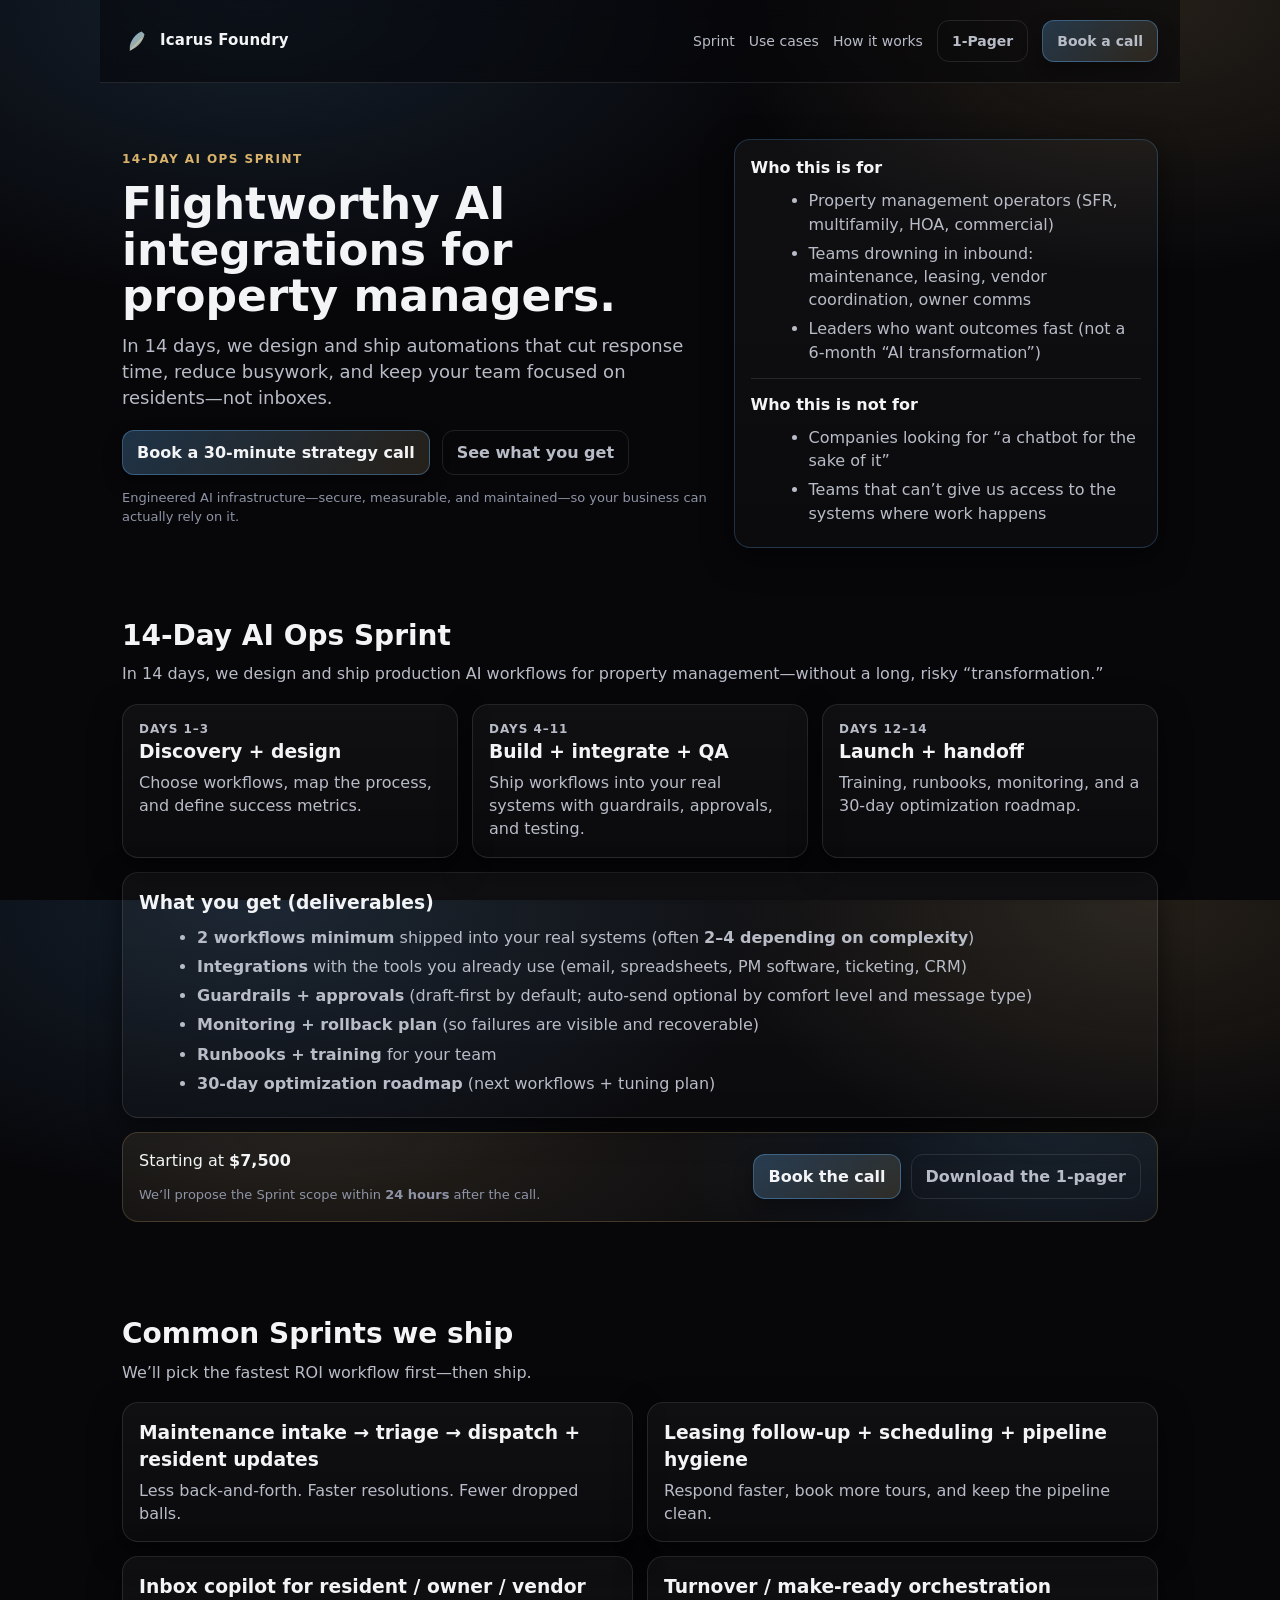
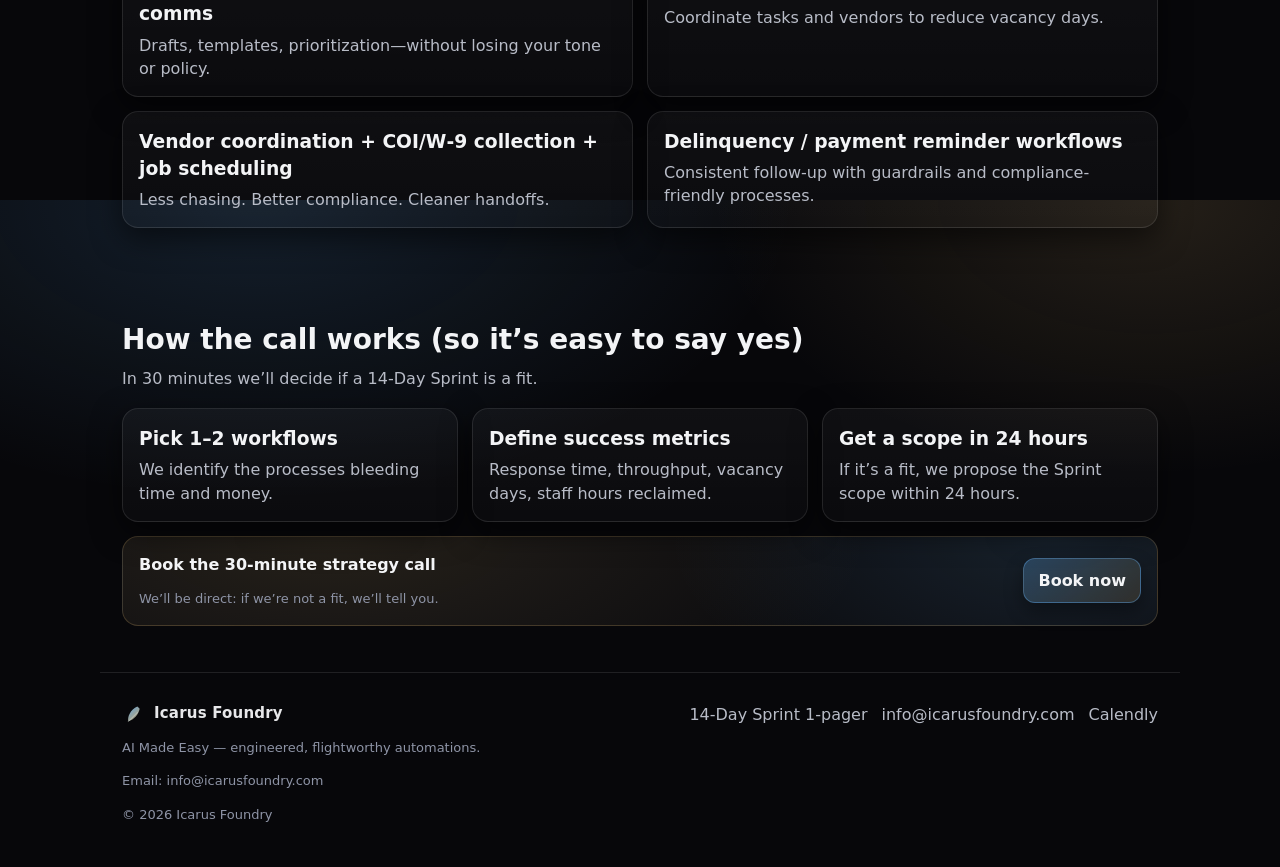
<file: index.html>
<!doctype html>
<html lang="en">
<head>
  <meta charset="utf-8" />
  <meta name="viewport" content="width=device-width, initial-scale=1" />
  <title>Icarus Foundry — Flightworthy AI integrations for property managers</title>
  <meta name="description" content="In 14 days, we design and ship production AI workflows for property management teams—cut response time, reduce busywork, and keep your team focused on residents." />

  <link rel="canonical" href="https://icarusfoundry.com/" />
  <meta property="og:title" content="Icarus Foundry" />
  <meta property="og:description" content="Flightworthy AI integrations for property managers. 14-day AI Ops Sprint." />
  <meta property="og:type" content="website" />
  <meta property="og:url" content="https://icarusfoundry.com/" />
  <meta property="og:image" content="https://icarusfoundry.com/assets/og.svg" />
  <meta name="twitter:card" content="summary_large_image" />

  <link rel="icon" href="/assets/favicon.svg" type="image/svg+xml" />
  <link rel="stylesheet" href="/styles.css" />
</head>
<body>
  <header class="wrap header">
    <a class="brand" href="#top" aria-label="Icarus Foundry home">
      <img src="/assets/mark.svg" alt="" width="28" height="28" />
      <span>Icarus Foundry</span>
    </a>
    <nav class="nav">
      <a href="#sprint">Sprint</a>
      <a href="#use-cases">Use cases</a>
      <a href="#how">How it works</a>
      <a class="btn btn-ghost" href="/one-pager.html">1‑Pager</a>
      <a class="btn" href="https://calendly.com/bigpapifromthenorth/30min" target="_blank" rel="noopener noreferrer">Book a call</a>
    </nav>
  </header>

  <main id="top">
    <section class="wrap hero">
      <div class="hero-grid">
        <div>
          <p class="kicker">14‑Day AI Ops Sprint</p>
          <h1>Flightworthy AI integrations for property managers.</h1>
          <p class="lead">In 14 days, we design and ship automations that cut response time, reduce busywork, and keep your team focused on residents—not inboxes.</p>
          <div class="cta-row">
            <a class="btn" href="https://calendly.com/bigpapifromthenorth/30min" target="_blank" rel="noopener noreferrer">Book a 30‑minute strategy call</a>
            <a class="btn btn-ghost" href="#sprint">See what you get</a>
          </div>
          <p class="micro">Engineered AI infrastructure—secure, measurable, and maintained—so your business can actually rely on it.</p>
        </div>

        <div class="card card-glow">
          <h2 class="h3">Who this is for</h2>
          <ul>
            <li>Property management operators (SFR, multifamily, HOA, commercial)</li>
            <li>Teams drowning in inbound: maintenance, leasing, vendor coordination, owner comms</li>
            <li>Leaders who want outcomes fast (not a 6‑month “AI transformation”)</li>
          </ul>
          <hr />
          <h2 class="h3">Who this is not for</h2>
          <ul>
            <li>Companies looking for “a chatbot for the sake of it”</li>
            <li>Teams that can’t give us access to the systems where work happens</li>
          </ul>
        </div>
      </div>
    </section>

    <section id="sprint" class="wrap section">
      <div class="section-head">
        <h2>14‑Day AI Ops Sprint</h2>
        <p class="sub">In 14 days, we design and ship production AI workflows for property management—without a long, risky “transformation.”</p>
      </div>

      <div class="grid-3">
        <div class="card">
          <p class="step">Days 1–3</p>
          <h3>Discovery + design</h3>
          <p>Choose workflows, map the process, and define success metrics.</p>
        </div>
        <div class="card">
          <p class="step">Days 4–11</p>
          <h3>Build + integrate + QA</h3>
          <p>Ship workflows into your real systems with guardrails, approvals, and testing.</p>
        </div>
        <div class="card">
          <p class="step">Days 12–14</p>
          <h3>Launch + handoff</h3>
          <p>Training, runbooks, monitoring, and a 30‑day optimization roadmap.</p>
        </div>
      </div>

      <div class="card" style="margin-top:14px">
        <h3>What you get (deliverables)</h3>
        <ul>
          <li><strong>2 workflows minimum</strong> shipped into your real systems (often <strong>2–4 depending on complexity</strong>)</li>
          <li><strong>Integrations</strong> with the tools you already use (email, spreadsheets, PM software, ticketing, CRM)</li>
          <li><strong>Guardrails + approvals</strong> (draft‑first by default; auto‑send optional by comfort level and message type)</li>
          <li><strong>Monitoring + rollback plan</strong> (so failures are visible and recoverable)</li>
          <li><strong>Runbooks + training</strong> for your team</li>
          <li><strong>30‑day optimization roadmap</strong> (next workflows + tuning plan)</li>
        </ul>
      </div>

      <div class="callout">
        <div>
          <p class="price">Starting at <strong>$7,500</strong></p>
          <p class="micro">We’ll propose the Sprint scope within <strong>24 hours</strong> after the call.</p>
        </div>
        <div class="right">
          <a class="btn" href="https://calendly.com/bigpapifromthenorth/30min" target="_blank" rel="noopener noreferrer">Book the call</a>
          <a class="btn btn-ghost" href="/one-pager.html">Download the 1‑pager</a>
        </div>
      </div>
    </section>

    <section id="use-cases" class="wrap section">
      <div class="section-head">
        <h2>Common Sprints we ship</h2>
        <p class="sub">We’ll pick the fastest ROI workflow first—then ship.</p>
      </div>
      <div class="grid-2">
        <div class="card">
          <h3>Maintenance intake → triage → dispatch + resident updates</h3>
          <p>Less back-and-forth. Faster resolutions. Fewer dropped balls.</p>
        </div>
        <div class="card">
          <h3>Leasing follow‑up + scheduling + pipeline hygiene</h3>
          <p>Respond faster, book more tours, and keep the pipeline clean.</p>
        </div>
        <div class="card">
          <h3>Inbox copilot for resident / owner / vendor comms</h3>
          <p>Drafts, templates, prioritization—without losing your tone or policy.</p>
        </div>
        <div class="card">
          <h3>Turnover / make‑ready orchestration</h3>
          <p>Coordinate tasks and vendors to reduce vacancy days.</p>
        </div>
        <div class="card">
          <h3>Vendor coordination + COI/W‑9 collection + job scheduling</h3>
          <p>Less chasing. Better compliance. Cleaner handoffs.</p>
        </div>
        <div class="card">
          <h3>Delinquency / payment reminder workflows</h3>
          <p>Consistent follow-up with guardrails and compliance-friendly processes.</p>
        </div>
      </div>
    </section>

    <section id="how" class="wrap section">
      <div class="section-head">
        <h2>How the call works (so it’s easy to say yes)</h2>
        <p class="sub">In 30 minutes we’ll decide if a 14‑Day Sprint is a fit.</p>
      </div>

      <div class="grid-3">
        <div class="card">
          <h3>Pick 1–2 workflows</h3>
          <p>We identify the processes bleeding time and money.</p>
        </div>
        <div class="card">
          <h3>Define success metrics</h3>
          <p>Response time, throughput, vacancy days, staff hours reclaimed.</p>
        </div>
        <div class="card">
          <h3>Get a scope in 24 hours</h3>
          <p>If it’s a fit, we propose the Sprint scope within 24 hours.</p>
        </div>
      </div>

      <div class="callout">
        <div>
          <h3 class="h3">Book the 30‑minute strategy call</h3>
          <p class="micro">We’ll be direct: if we’re not a fit, we’ll tell you.</p>
        </div>
        <div class="right">
          <a class="btn" href="https://calendly.com/bigpapifromthenorth/30min" target="_blank" rel="noopener noreferrer">Book now</a>
        </div>
      </div>
    </section>

    <footer class="wrap footer">
      <div class="footer-grid">
        <div>
          <div class="brand foot-brand">
            <img src="/assets/mark.svg" alt="" width="22" height="22" />
            <span>Icarus Foundry</span>
          </div>
          <p class="micro">AI Made Easy — engineered, flightworthy automations.</p>
          <p class="micro">Email: <a href="mailto:info@icarusfoundry.com">info@icarusfoundry.com</a></p>
        </div>
        <div class="foot-links">
          <a href="/one-pager.html">14‑Day Sprint 1‑pager</a>
          <a href="mailto:info@icarusfoundry.com">info@icarusfoundry.com</a>
          <a href="https://calendly.com/bigpapifromthenorth/30min" target="_blank" rel="noopener noreferrer">Calendly</a>
        </div>
      </div>
      <p class="micro copyright">© <span id="y"></span> Icarus Foundry</p>
    </footer>
  </main>

  <script>
    document.getElementById('y').textContent = new Date().getFullYear();
  </script>
</body>
</html>
</file>
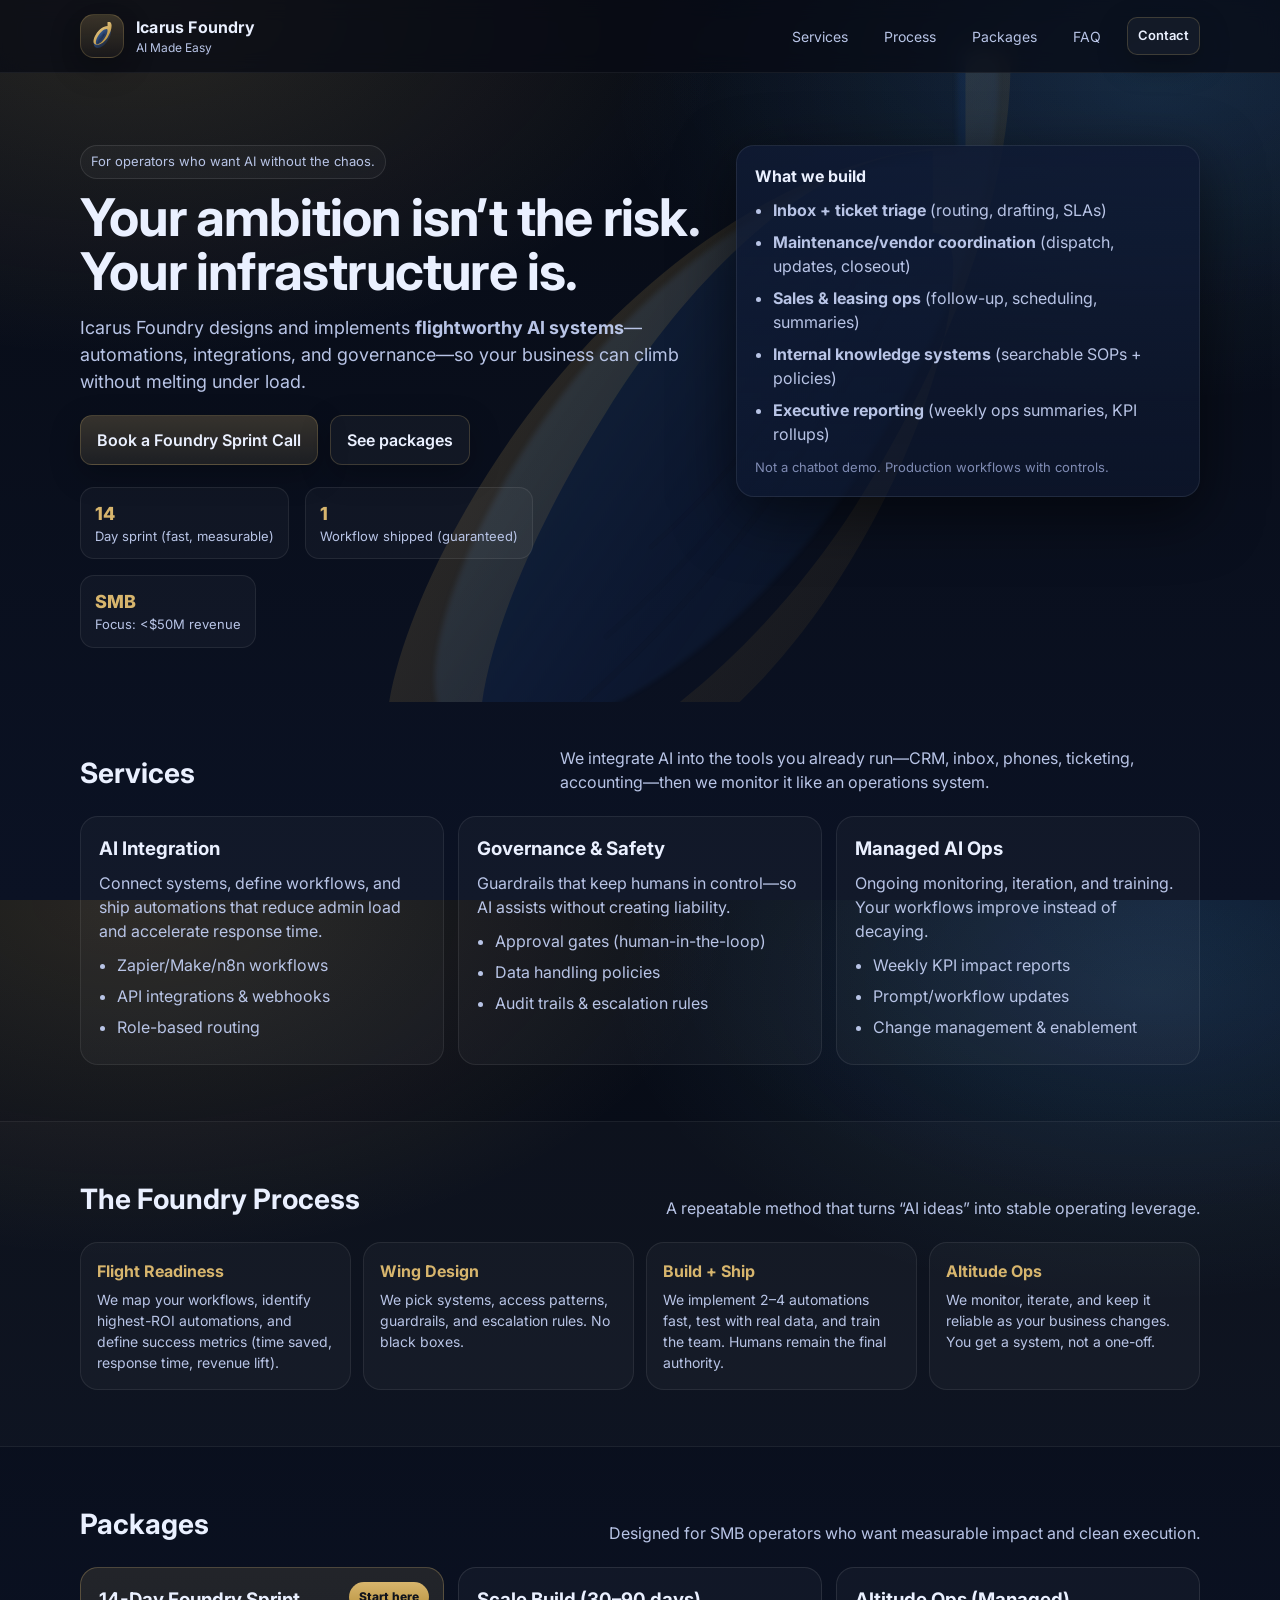
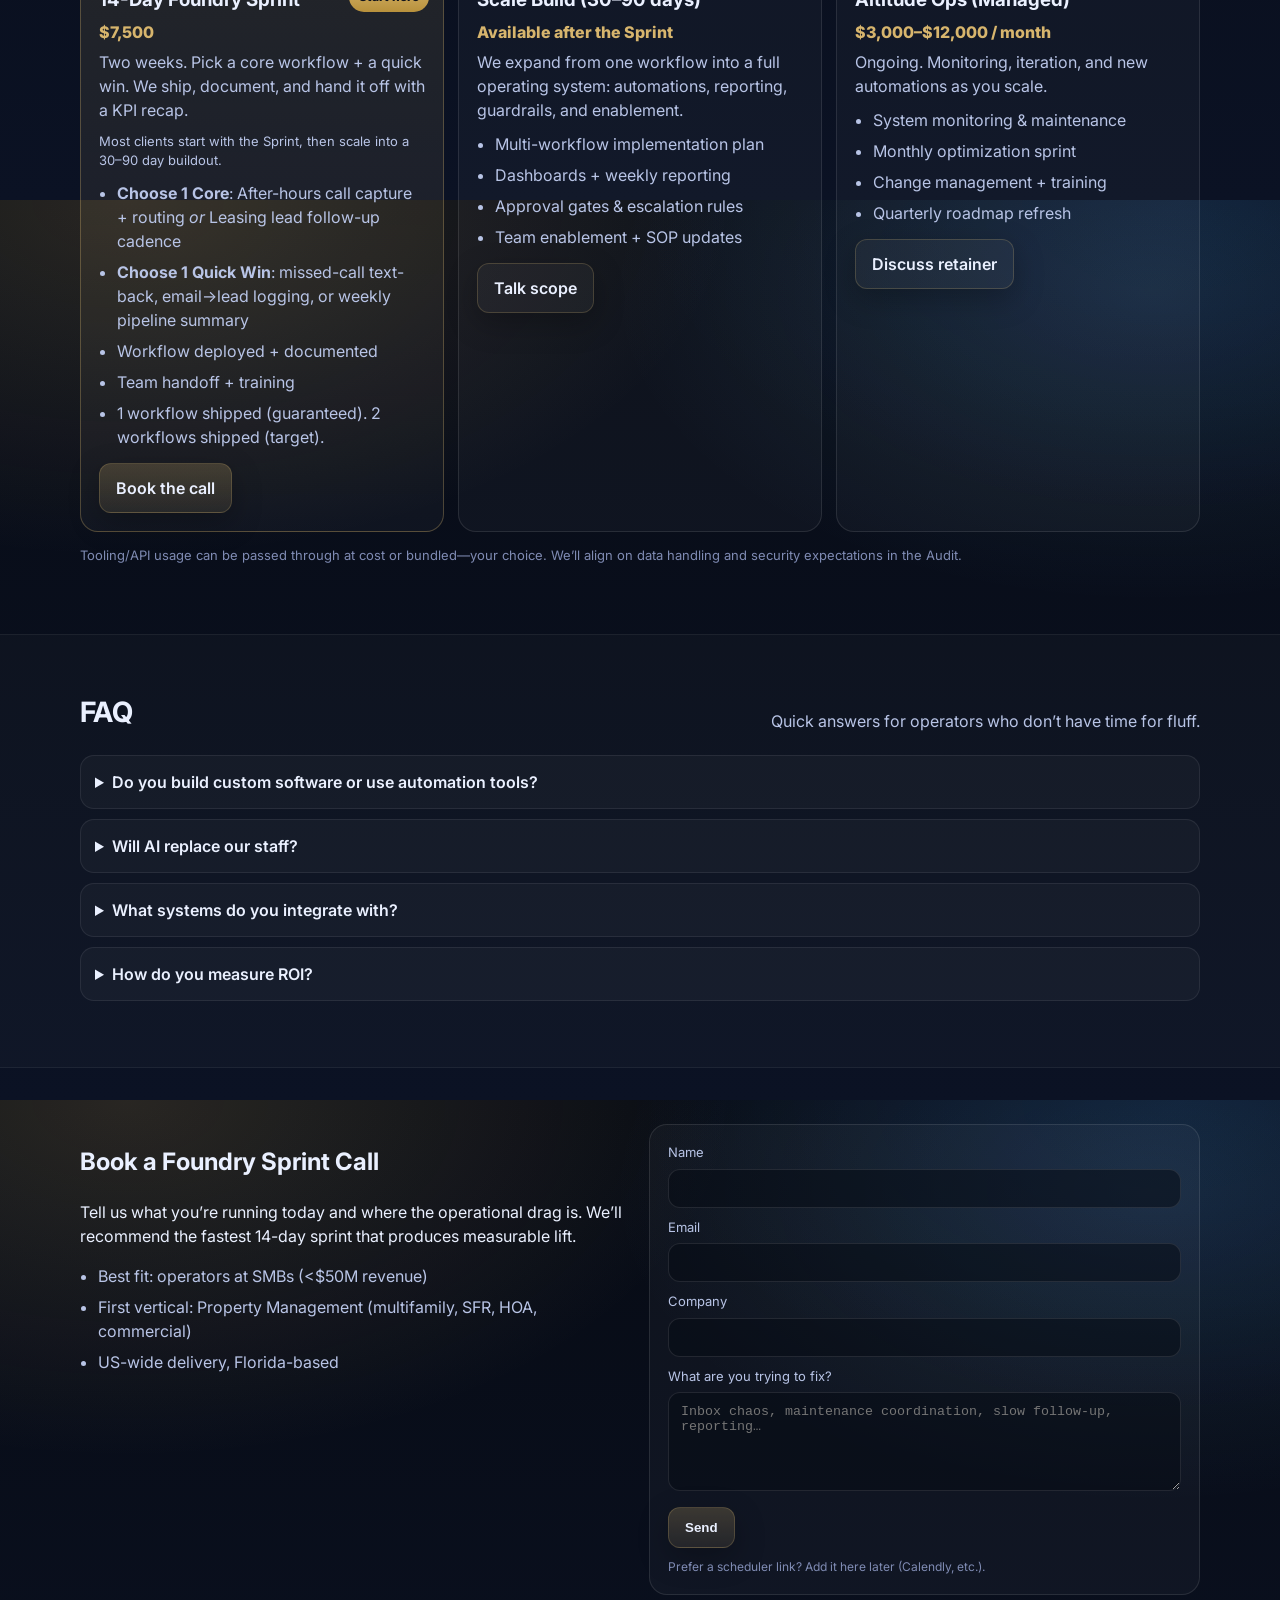
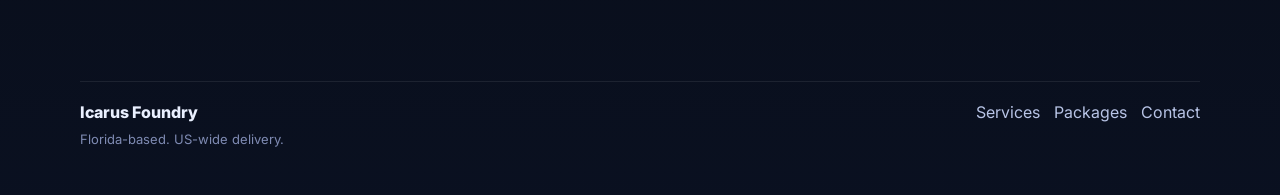
<file: icarusfoundry-site/index.html>
<!doctype html>
<html lang="en">
<head>
  <meta charset="utf-8" />
  <meta name="viewport" content="width=device-width, initial-scale=1" />
  <meta name="description" content="Icarus Foundry builds flightworthy AI integrations for small businesses—automations, integrations, and governance that hold altitude." />

  <title>Icarus Foundry — Flightworthy AI Integrations</title>

  <link rel="preconnect" href="https://fonts.googleapis.com">
  <link rel="preconnect" href="https://fonts.gstatic.com" crossorigin>
  <link href="https://fonts.googleapis.com/css2?family=Inter:wght@300;400;500;600;700&display=swap" rel="stylesheet">
  <link rel="stylesheet" href="styles.css" />

  <!-- Open Graph -->
  <meta property="og:title" content="Icarus Foundry" />
  <meta property="og:description" content="Build wings that hold altitude. Production-grade AI integrations for SMBs." />
  <meta property="og:type" content="website" />
  <meta property="og:url" content="https://icarusfoundry.com" />
  <!-- TODO: add og:image once you have a logo/preview card -->

  <link rel="icon" href="data:image/svg+xml,%3Csvg xmlns='http://www.w3.org/2000/svg' viewBox='0 0 100 100'%3E%3Ctext y='0.9em' font-size='90'%3E%E2%9C%88%EF%B8%8F%3C/text%3E%3C/svg%3E">
</head>
<body>
  <a class="skip" href="#main">Skip to content</a>

  <header class="header">
    <div class="container header__inner">
      <div class="brand">
        <div class="brand__mark" aria-hidden="true">
          <img src="assets/feather-mark.svg" alt="" width="28" height="28" />
        </div>
        <div class="brand__text">
          <div class="brand__name">Icarus Foundry</div>
          <div class="brand__tag">AI Made Easy</div>
        </div>
      </div>

      <nav class="nav" aria-label="Primary">
        <a href="#services">Services</a>
        <a href="#process">Process</a>
        <a href="#packages">Packages</a>
        <a href="#faq">FAQ</a>
        <a class="btn btn--sm btn--ghost" href="#contact">Contact</a>
      </nav>
    </div>
  </header>

  <main id="main">
    <section class="hero">
      <div class="container hero__inner">
        <div class="hero__copy">
          <p class="kicker">For operators who want AI without the chaos.</p>
          <h1>Your ambition isn’t the risk. Your infrastructure is.</h1>
          <p class="lead">Icarus Foundry designs and implements <strong>flightworthy AI systems</strong>—automations, integrations, and governance—so your business can climb without melting under load.</p>

          <div class="hero__cta">
            <a class="btn" href="https://calendly.com/bigpapifromthenorth/30min" target="_blank" rel="noreferrer">Book a Foundry Sprint Call</a>
            <a class="btn btn--ghost" href="#packages">See packages</a>
          </div>

          <div class="proof">
            <div class="proof__item">
              <div class="proof__num">14</div>
              <div class="proof__label">Day sprint (fast, measurable)</div>
            </div>
            <div class="proof__item">
              <div class="proof__num">1</div>
              <div class="proof__label">Workflow shipped (guaranteed)</div>
            </div>
            <div class="proof__item">
              <div class="proof__num">SMB</div>
              <div class="proof__label">Focus: &lt;$50M revenue</div>
            </div>
          </div>
        </div>

        <div class="hero__card" role="region" aria-label="What we build">
          <div class="card">
            <div class="card__title">What we build</div>
            <ul class="list">
              <li><strong>Inbox + ticket triage</strong> (routing, drafting, SLAs)</li>
              <li><strong>Maintenance/vendor coordination</strong> (dispatch, updates, closeout)</li>
              <li><strong>Sales & leasing ops</strong> (follow-up, scheduling, summaries)</li>
              <li><strong>Internal knowledge systems</strong> (searchable SOPs + policies)</li>
              <li><strong>Executive reporting</strong> (weekly ops summaries, KPI rollups)</li>
            </ul>
            <div class="card__note">Not a chatbot demo. Production workflows with controls.</div>
          </div>
        </div>
      </div>
    </section>

    <section id="services" class="section">
      <div class="container">
        <div class="section__head">
          <h2>Services</h2>
          <p>We integrate AI into the tools you already run—CRM, inbox, phones, ticketing, accounting—then we monitor it like an operations system.</p>
        </div>

        <div class="grid grid--3">
          <div class="panel">
            <h3>AI Integration</h3>
            <p>Connect systems, define workflows, and ship automations that reduce admin load and accelerate response time.</p>
            <ul class="bullets">
              <li>Zapier/Make/n8n workflows</li>
              <li>API integrations & webhooks</li>
              <li>Role-based routing</li>
            </ul>
          </div>

          <div class="panel">
            <h3>Governance & Safety</h3>
            <p>Guardrails that keep humans in control—so AI assists without creating liability.</p>
            <ul class="bullets">
              <li>Approval gates (human-in-the-loop)</li>
              <li>Data handling policies</li>
              <li>Audit trails & escalation rules</li>
            </ul>
          </div>

          <div class="panel">
            <h3>Managed AI Ops</h3>
            <p>Ongoing monitoring, iteration, and training. Your workflows improve instead of decaying.</p>
            <ul class="bullets">
              <li>Weekly KPI impact reports</li>
              <li>Prompt/workflow updates</li>
              <li>Change management & enablement</li>
            </ul>
          </div>
        </div>
      </div>
    </section>

    <section id="process" class="section section--alt">
      <div class="container">
        <div class="section__head">
          <h2>The Foundry Process</h2>
          <p>A repeatable method that turns “AI ideas” into stable operating leverage.</p>
        </div>

        <ol class="steps">
          <li>
            <div class="steps__title">Flight Readiness</div>
            <div class="steps__body">We map your workflows, identify highest-ROI automations, and define success metrics (time saved, response time, revenue lift).</div>
          </li>
          <li>
            <div class="steps__title">Wing Design</div>
            <div class="steps__body">We pick systems, access patterns, guardrails, and escalation rules. No black boxes.</div>
          </li>
          <li>
            <div class="steps__title">Build + Ship</div>
            <div class="steps__body">We implement 2–4 automations fast, test with real data, and train the team. Humans remain the final authority.</div>
          </li>
          <li>
            <div class="steps__title">Altitude Ops</div>
            <div class="steps__body">We monitor, iterate, and keep it reliable as your business changes. You get a system, not a one-off.</div>
          </li>
        </ol>
      </div>
    </section>

    <section id="packages" class="section">
      <div class="container">
        <div class="section__head">
          <h2>Packages</h2>
          <p>Designed for SMB operators who want measurable impact and clean execution.</p>
        </div>

        <div class="pricing">
          <div class="price price--featured">
            <div class="badge">Start here</div>
            <div class="price__top">
              <h3>14-Day Foundry Sprint</h3>
              <div class="price__range">$7,500</div>
              <p>Two weeks. Pick a core workflow + a quick win. We ship, document, and hand it off with a KPI recap.</p>
              <p class="fineprint">Most clients start with the Sprint, then scale into a 30–90 day buildout.</p>
            </div>
            <ul>
              <li><strong>Choose 1 Core</strong>: After-hours call capture + routing <em>or</em> Leasing lead follow-up cadence</li>
              <li><strong>Choose 1 Quick Win</strong>: missed-call text-back, email→lead logging, or weekly pipeline summary</li>
              <li>Workflow deployed + documented</li>
              <li>Team handoff + training</li>
              <li>1 workflow shipped (guaranteed). 2 workflows shipped (target).</li>
            </ul>
            <a class="btn" href="https://calendly.com/bigpapifromthenorth/30min" target="_blank" rel="noreferrer">Book the call</a>
          </div>

          <div class="price">
            <div class="price__top">
              <h3>Scale Build (30–90 days)</h3>
              <div class="price__range">Available after the Sprint</div>
              <p>We expand from one workflow into a full operating system: automations, reporting, guardrails, and enablement.</p>
            </div>
            <ul>
              <li>Multi-workflow implementation plan</li>
              <li>Dashboards + weekly reporting</li>
              <li>Approval gates & escalation rules</li>
              <li>Team enablement + SOP updates</li>
            </ul>
            <a class="btn btn--ghost" href="#contact">Talk scope</a>
          </div>

          <div class="price">
            <div class="price__top">
              <h3>Altitude Ops (Managed)</h3>
              <div class="price__range">$3,000–$12,000 / month</div>
              <p>Ongoing. Monitoring, iteration, and new automations as you scale.</p>
            </div>
            <ul>
              <li>System monitoring & maintenance</li>
              <li>Monthly optimization sprint</li>
              <li>Change management + training</li>
              <li>Quarterly roadmap refresh</li>
            </ul>
            <a class="btn btn--ghost" href="#contact">Discuss retainer</a>
          </div>
        </div>

        <p class="fineprint">Tooling/API usage can be passed through at cost or bundled—your choice. We’ll align on data handling and security expectations in the Audit.</p>
      </div>
    </section>

    <section id="faq" class="section section--alt">
      <div class="container">
        <div class="section__head">
          <h2>FAQ</h2>
          <p>Quick answers for operators who don’t have time for fluff.</p>
        </div>

        <div class="faq">
          <details>
            <summary>Do you build custom software or use automation tools?</summary>
            <div class="faq__body">Both. We start with the simplest reliable path (often Zapier/Make/n8n). If your workflow needs custom code for security, scale, or performance, we build it.</div>
          </details>
          <details>
            <summary>Will AI replace our staff?</summary>
            <div class="faq__body">No. The goal is to remove repetitive admin work and improve response time. Humans stay in control—especially for approvals, money movement, and sensitive comms.</div>
          </details>
          <details>
            <summary>What systems do you integrate with?</summary>
            <div class="faq__body">Common: Google Workspace, Microsoft 365, CRMs, ticketing tools, phone systems, and property management platforms. We’ll confirm what’s possible during the Audit.</div>
          </details>
          <details>
            <summary>How do you measure ROI?</summary>
            <div class="faq__body">We set metrics up front: hours saved, time-to-response, ticket throughput, conversion rates, and error reduction. You’ll get a weekly summary during implementation.</div>
          </details>
        </div>
      </div>
    </section>

    <section id="contact" class="section">
      <div class="container">
        <div class="contact">
          <div>
            <h2>Book a Foundry Sprint Call</h2>
            <p>Tell us what you’re running today and where the operational drag is. We’ll recommend the fastest 14-day sprint that produces measurable lift.</p>
            <ul class="bullets">
              <li>Best fit: operators at SMBs (&lt;$50M revenue)</li>
              <li>First vertical: Property Management (multifamily, SFR, HOA, commercial)</li>
              <li>US-wide delivery, Florida-based</li>
            </ul>
          </div>

          <form class="form" action="mailto:hello@icarusfoundry.com" method="post" enctype="text/plain">
            <label>
              Name
              <input name="name" autocomplete="name" required />
            </label>
            <label>
              Email
              <input name="email" type="email" autocomplete="email" required />
            </label>
            <label>
              Company
              <input name="company" autocomplete="organization" />
            </label>
            <label>
              What are you trying to fix?
              <textarea name="message" rows="5" placeholder="Inbox chaos, maintenance coordination, slow follow-up, reporting…"></textarea>
            </label>
            <button class="btn" type="submit">Send</button>
            <p class="form__note">Prefer a scheduler link? Add it here later (Calendly, etc.).</p>
          </form>
        </div>
      </div>
    </section>

    <footer class="footer">
      <div class="container footer__inner">
        <div>
          <div class="footer__brand">Icarus Foundry</div>
          <div class="footer__small">Florida-based. US-wide delivery.</div>
        </div>
        <div class="footer__links">
          <a href="#services">Services</a>
          <a href="#packages">Packages</a>
          <a href="#contact">Contact</a>
        </div>
      </div>
    </footer>
  </main>
</body>
</html>
</file>
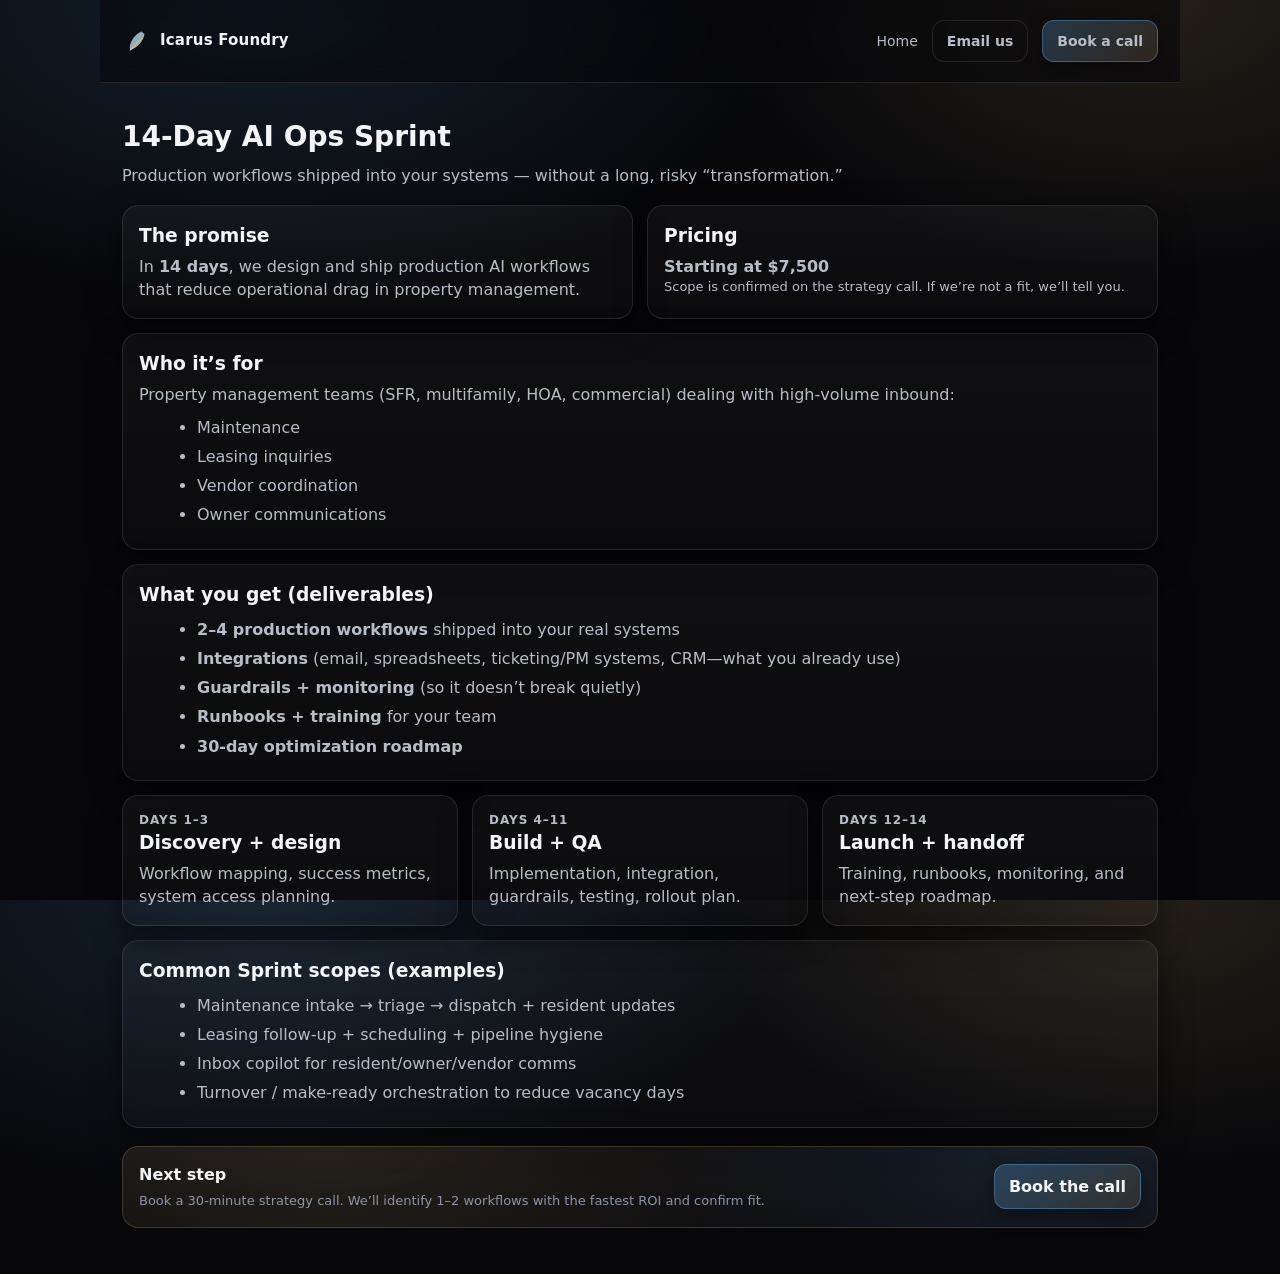
<file: one-pager.html>
<!doctype html>
<html lang="en">
<head>
  <meta charset="utf-8" />
  <meta name="viewport" content="width=device-width, initial-scale=1" />
  <title>Icarus Foundry — 14‑Day AI Ops Sprint (1‑Pager)</title>
  <meta name="description" content="In 14 days, we design and ship production AI workflows for property management teams." />
  <link rel="canonical" href="https://icarusfoundry.com/one-pager.html" />
  <link rel="icon" href="/assets/favicon.svg" type="image/svg+xml" />
  <link rel="stylesheet" href="/styles.css" />
</head>
<body>
  <header class="wrap header">
    <a class="brand" href="/" aria-label="Icarus Foundry home">
      <img src="/assets/mark.svg" alt="" width="28" height="28" />
      <span>Icarus Foundry</span>
    </a>
    <nav class="nav">
      <a href="/">Home</a>
      <a class="btn btn-ghost" href="mailto:info@icarusfoundry.com">Email us</a>
      <a class="btn" href="https://calendly.com/bigpapifromthenorth/30min" target="_blank" rel="noopener noreferrer">Book a call</a>
    </nav>
  </header>

  <main class="wrap section" style="padding-top:34px">
    <div class="section-head">
      <h2>14‑Day AI Ops Sprint</h2>
      <p class="sub">Production workflows shipped into your systems — without a long, risky “transformation.”</p>
    </div>

    <div class="grid-2">
      <div class="card">
        <h3>The promise</h3>
        <p>In <strong>14 days</strong>, we design and ship production AI workflows that reduce operational drag in property management.</p>
      </div>
      <div class="card">
        <h3>Pricing</h3>
        <p><strong>Starting at $7,500</strong></p>
        <p class="micro">Scope is confirmed on the strategy call. If we’re not a fit, we’ll tell you.</p>
      </div>
    </div>

    <div class="card" style="margin-top:14px">
      <h3>Who it’s for</h3>
      <p class="sub">Property management teams (SFR, multifamily, HOA, commercial) dealing with high‑volume inbound:</p>
      <ul>
        <li>Maintenance</li>
        <li>Leasing inquiries</li>
        <li>Vendor coordination</li>
        <li>Owner communications</li>
      </ul>
    </div>

    <div class="card" style="margin-top:14px">
      <h3>What you get (deliverables)</h3>
      <ul>
        <li><strong>2–4 production workflows</strong> shipped into your real systems</li>
        <li><strong>Integrations</strong> (email, spreadsheets, ticketing/PM systems, CRM—what you already use)</li>
        <li><strong>Guardrails + monitoring</strong> (so it doesn’t break quietly)</li>
        <li><strong>Runbooks + training</strong> for your team</li>
        <li><strong>30‑day optimization roadmap</strong></li>
      </ul>
    </div>

    <div class="grid-3" style="margin-top:14px">
      <div class="card">
        <p class="step">Days 1–3</p>
        <h3>Discovery + design</h3>
        <p>Workflow mapping, success metrics, system access planning.</p>
      </div>
      <div class="card">
        <p class="step">Days 4–11</p>
        <h3>Build + QA</h3>
        <p>Implementation, integration, guardrails, testing, rollout plan.</p>
      </div>
      <div class="card">
        <p class="step">Days 12–14</p>
        <h3>Launch + handoff</h3>
        <p>Training, runbooks, monitoring, and next‑step roadmap.</p>
      </div>
    </div>

    <div class="card" style="margin-top:14px">
      <h3>Common Sprint scopes (examples)</h3>
      <ul>
        <li>Maintenance intake → triage → dispatch + resident updates</li>
        <li>Leasing follow‑up + scheduling + pipeline hygiene</li>
        <li>Inbox copilot for resident/owner/vendor comms</li>
        <li>Turnover / make‑ready orchestration to reduce vacancy days</li>
      </ul>
    </div>

    <div class="callout" style="margin-top:18px">
      <div>
        <h3 class="h3" style="margin:0">Next step</h3>
        <p class="micro" style="margin:6px 0 0">Book a 30‑minute strategy call. We’ll identify 1–2 workflows with the fastest ROI and confirm fit.</p>
      </div>
      <div class="right">
        <a class="btn" href="https://calendly.com/bigpapifromthenorth/30min" target="_blank" rel="noopener noreferrer">Book the call</a>
      </div>
    </div>
  </main>
</body>
</html>
</file>
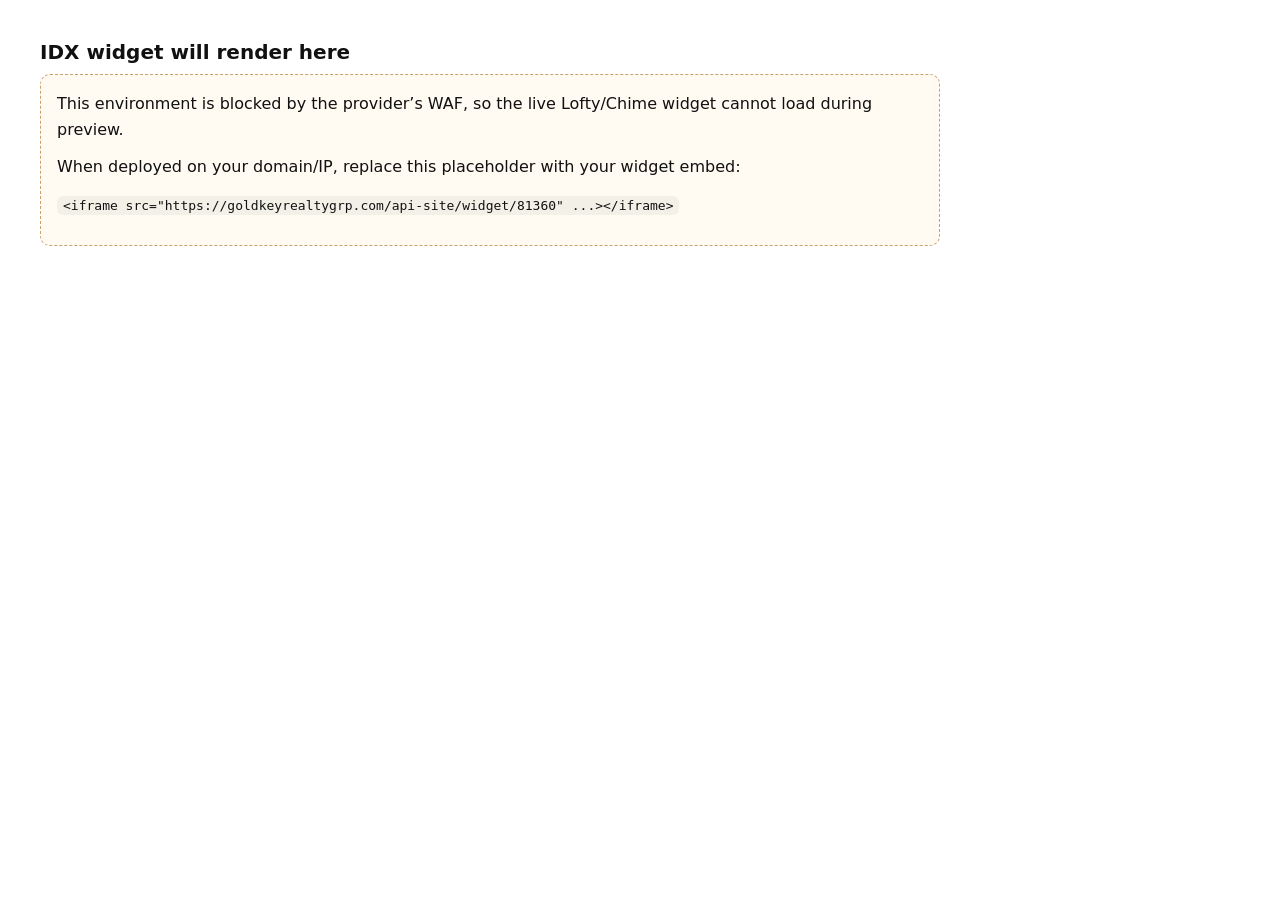
<file: keepinitrealty-site/assets/idx-placeholder.html>
<!doctype html>
<html lang="en">
<head>
  <meta charset="utf-8" />
  <meta name="viewport" content="width=device-width, initial-scale=1" />
  <title>IDX Widget Placeholder</title>
  <style>
    body{margin:0;font-family:ui-sans-serif,system-ui,-apple-system,Segoe UI,Roboto,Arial,sans-serif;background:#fff;color:#111}
    .wrap{padding:40px;max-width:900px}
    h1{margin:0 0 10px;font-size:20px}
    p{margin:0 0 12px;line-height:1.6}
    code{background:#f3f0e8;padding:2px 6px;border-radius:6px}
    .box{border:1px dashed #caa071;background:#fffaf2;padding:16px;border-radius:10px}
  </style>
</head>
<body>
  <div class="wrap">
    <h1>IDX widget will render here</h1>
    <div class="box">
      <p>This environment is blocked by the provider’s WAF, so the live Lofty/Chime widget cannot load during preview.</p>
      <p>When deployed on your domain/IP, replace this placeholder with your widget embed:</p>
      <p><code>&lt;iframe src="https://goldkeyrealtygrp.com/api-site/widget/81360" ...&gt;&lt;/iframe&gt;</code></p>
    </div>
  </div>
</body>
</html>
</file>
<file: styles.css>
:root{
  --bg:#07070a;
  --panel:#0f1016;
  --panel2:#0c0d12;
  --text:#f3f4f6;
  --muted:#b8bcc7;
  --muted2:#8e94a6;
  --line:rgba(255,255,255,.10);
  --gold:#d9b26c;
  --blue:#67b7ff;
  --shadow: 0 10px 30px rgba(0,0,0,.55);
  --radius:16px;
}
*{box-sizing:border-box}
html,body{height:100%}
body{
  margin:0;
  font-family: ui-sans-serif, system-ui, -apple-system, Segoe UI, Roboto, Helvetica, Arial, "Apple Color Emoji","Segoe UI Emoji";
  background: radial-gradient(900px 500px at 20% 0%, rgba(103,183,255,.14), transparent 60%),
              radial-gradient(800px 500px at 90% 0%, rgba(217,178,108,.14), transparent 55%),
              var(--bg);
  color:var(--text);
  line-height:1.45;
}
a{color:inherit;text-decoration:none}
a:hover{opacity:.92}
.wrap{max-width:1080px;margin:0 auto;padding:0 22px}

.header{
  display:flex;align-items:center;justify-content:space-between;
  padding:20px 22px;
  position:sticky;top:0;z-index:20;
  backdrop-filter: blur(10px);
  background: rgba(7,7,10,.55);
  border-bottom:1px solid var(--line);
}
.brand{display:flex;align-items:center;gap:10px;font-weight:700;letter-spacing:.2px}
.brand span{font-size:15px}
.nav{display:flex;align-items:center;gap:14px;flex-wrap:wrap;justify-content:flex-end}
.nav a{font-size:14px;color:var(--muted)}
.nav a:hover{color:var(--text)}

.btn{
  display:inline-flex;align-items:center;justify-content:center;
  padding:10px 14px;border-radius:12px;
  background: linear-gradient(135deg, rgba(103,183,255,.25), rgba(217,178,108,.15));
  border:1px solid rgba(103,183,255,.35);
  color:var(--text);
  font-weight:650;
  box-shadow: 0 8px 18px rgba(0,0,0,.35);
}
.btn-ghost{
  background: transparent;
  border: 1px solid var(--line);
  color: var(--muted);
  box-shadow:none;
}

.hero{padding:56px 22px 22px}
.hero-grid{display:grid;grid-template-columns: 1.25fr .9fr;gap:22px;align-items:start}
.kicker{color:var(--gold);font-weight:700;letter-spacing:.12em;text-transform:uppercase;font-size:12px}
h1{font-size:44px;line-height:1.05;margin:10px 0 14px}
.lead{font-size:18px;color:var(--muted);max-width:52ch;margin:0 0 18px}
.micro{font-size:13px;color:var(--muted2);margin:14px 0 0}
.cta-row{display:flex;gap:12px;flex-wrap:wrap}

.section{padding:46px 22px}
.section-head{margin-bottom:18px}
.section-head h2{font-size:28px;margin:0 0 6px}
.sub{margin:0;color:var(--muted)}

.grid-3{display:grid;grid-template-columns: repeat(3, 1fr);gap:14px}
.grid-2{display:grid;grid-template-columns: repeat(2, 1fr);gap:14px}

.card{
  background: linear-gradient(180deg, rgba(255,255,255,.04), rgba(255,255,255,.02));
  border:1px solid var(--line);
  border-radius: var(--radius);
  padding:16px;
  box-shadow: var(--shadow);
}
.card-glow{border-color: rgba(103,183,255,.22)}
.h3{font-size:16px;margin:0 0 10px}
.card h3{margin:0 0 6px}
.card p{margin:0;color:var(--muted)}
.card ul{margin:10px 0 0 18px;color:var(--muted)}
.card li{margin:6px 0}
hr{border:0;border-top:1px solid var(--line);margin:14px 0}
.step{margin:0 0 8px;color:var(--gold);font-weight:800;letter-spacing:.08em;text-transform:uppercase;font-size:12px}

.callout{
  margin-top:14px;
  display:flex;align-items:center;justify-content:space-between;gap:14px;flex-wrap:wrap;
  padding:16px 16px;
  border-radius: var(--radius);
  border:1px solid rgba(217,178,108,.22);
  background: radial-gradient(900px 350px at 20% 0%, rgba(217,178,108,.12), transparent 60%),
              radial-gradient(700px 350px at 90% 0%, rgba(103,183,255,.12), transparent 55%),
              rgba(255,255,255,.02);
}
.callout .right{display:flex;gap:10px;flex-wrap:wrap}
.price{margin:0;font-size:16px}

.footer{padding:30px 22px 42px;border-top:1px solid var(--line)}
.footer-grid{display:flex;align-items:flex-start;justify-content:space-between;gap:18px;flex-wrap:wrap}
.foot-links{display:flex;gap:14px;flex-wrap:wrap}
.foot-links a{color:var(--muted)}
.foot-links a:hover{color:var(--text)}
.foot-brand{opacity:.95}
.copyright{margin-top:16px}

@media (max-width: 900px){
  .hero-grid{grid-template-columns:1fr}
  h1{font-size:38px}
  .grid-3{grid-template-columns:1fr}
  .grid-2{grid-template-columns:1fr}
}
</file>
<file: icarusfoundry-site/styles.css>
:root{
  --bg:#070B14;
  --bg2:#0B1224;
  --panel:#0F1A33;
  --text:#EAF0FF;
  --muted:#B8C4E6;
  --faint:#7F8BB3;
  --gold:#D7B56D;
  --gold2:#B8913C;
  --blue:#2D7CFF;
  --blue2:#6CC7FF;
  --border:rgba(215,181,109,0.22);
  --shadow: 0 18px 60px rgba(0,0,0,0.55);
}

*{box-sizing:border-box}
html,body{height:100%}
body{
  margin:0;
  font-family:Inter, system-ui, -apple-system, Segoe UI, Roboto, Arial, sans-serif;
  background:
    url("assets/feather-watermark.svg") no-repeat,
    radial-gradient(1100px 650px at 10% 0%, rgba(215,181,109,0.16), transparent 55%),
    radial-gradient(900px 520px at 90% 10%, rgba(108,199,255,0.12), transparent 60%),
    radial-gradient(900px 520px at 92% 0%, rgba(45,124,255,0.10), transparent 60%),
    linear-gradient(180deg, var(--bg), var(--bg2));
  background-position: 85% 20%, 0 0, 0 0, 0 0, 0 0;
  background-size: 980px auto, auto, auto, auto, auto;
  color:var(--text);
  line-height:1.5;
}

a{color:inherit; text-decoration:none}
a:hover{opacity:0.92}

.container{width:min(1120px, calc(100% - 40px)); margin:0 auto;}

.skip{
  position:absolute; left:-9999px; top:auto; width:1px; height:1px; overflow:hidden;
}
.skip:focus{left:16px; top:16px; width:auto; height:auto; padding:10px 12px; background:#000; border:1px solid var(--border)}

.header{
  position:sticky; top:0; z-index:50;
  backdrop-filter: blur(10px);
  background: rgba(7,11,20,0.72);
  border-bottom:1px solid rgba(255,255,255,0.06);
}
.header__inner{display:flex; align-items:center; justify-content:space-between; gap:16px; padding:14px 0;}

.brand{display:flex; align-items:center; gap:12px;}
.brand__mark{
  width:44px; height:44px; display:grid; place-items:center;
  border-radius:14px;
  background:linear-gradient(180deg, rgba(215,181,109,0.22), rgba(215,181,109,0.06));
  border:1px solid var(--border);
  box-shadow: 0 10px 30px rgba(0,0,0,0.25);
}
.brand__mark img{display:block; width:28px; height:28px; filter: drop-shadow(0 10px 18px rgba(0,0,0,0.35));}
.brand__name{font-weight:700; letter-spacing:0.2px;}
.brand__tag{font-size:12px; color:var(--muted)}

.nav{display:flex; align-items:center; gap:16px; color:var(--muted); font-size:14px;}
.nav a{padding:8px 10px; border-radius:10px;}
.nav a:hover{background:rgba(255,255,255,0.04);}

.btn{
  display:inline-flex; align-items:center; justify-content:center;
  gap:10px;
  padding:12px 16px;
  border-radius:12px;
  border:1px solid var(--border);
  background:linear-gradient(180deg, rgba(215,181,109,0.22), rgba(215,181,109,0.10));
  color:var(--text);
  font-weight:600;
  box-shadow: 0 10px 30px rgba(0,0,0,0.25);
}
.btn:hover{transform: translateY(-1px); transition: transform 120ms ease;}
.btn--ghost{background:rgba(255,255,255,0.04)}
.btn--sm{padding:9px 12px; border-radius:10px; font-size:13px;}

.hero{padding:72px 0 42px;}
.hero__inner{display:grid; grid-template-columns: 1.15fr 0.85fr; gap:28px; align-items:start;}

.kicker{
  display:inline-block;
  margin:0 0 12px;
  padding:6px 10px;
  border-radius:999px;
  border:1px solid rgba(255,255,255,0.10);
  background:rgba(255,255,255,0.03);
  color:var(--muted);
  font-size:13px;
}

h1{font-size:52px; line-height:1.05; margin:0 0 14px; letter-spacing:-0.8px;}
.lead{font-size:18px; color:var(--muted); margin:0 0 20px;}
.hero__cta{display:flex; gap:12px; flex-wrap:wrap; margin:18px 0 20px;}

.proof{display:flex; gap:16px; flex-wrap:wrap; margin-top:22px;}
.proof__item{
  min-width:160px;
  padding:12px 14px;
  border-radius:14px;
  border:1px solid rgba(255,255,255,0.08);
  background:rgba(255,255,255,0.03);
}
.proof__num{font-weight:800; color:var(--gold); font-size:18px;}
.proof__label{color:var(--muted); font-size:13px;}

.hero__card .card{
  background: linear-gradient(180deg, rgba(15,26,51,0.90), rgba(15,26,51,0.55));
  border:1px solid rgba(255,255,255,0.08);
  border-radius:18px;
  padding:18px;
  box-shadow: var(--shadow);
}
.card__title{font-weight:700; margin-bottom:10px;}
.card__note{margin-top:12px; color:var(--faint); font-size:13px;}

.list{padding-left:18px; margin:0; color:var(--muted)}
.list li{margin:8px 0}

.section{padding:56px 0;}
.section--alt{background:rgba(255,255,255,0.02); border-top:1px solid rgba(255,255,255,0.06); border-bottom:1px solid rgba(255,255,255,0.06);}
.section__head{display:flex; justify-content:space-between; align-items:flex-end; gap:20px; margin-bottom:22px;}
.section__head h2{margin:0; font-size:28px;}
.section__head p{margin:0; color:var(--muted); max-width:64ch;}

.grid{display:grid; gap:14px;}
.grid--3{grid-template-columns: repeat(3, 1fr);}

.panel{
  background:rgba(255,255,255,0.03);
  border:1px solid rgba(255,255,255,0.08);
  border-radius:18px;
  padding:18px;
}
.panel h3{margin:0 0 8px;}
.panel p{margin:0 0 10px; color:var(--muted)}
.bullets{margin:0; padding-left:18px; color:var(--muted)}
.bullets li{margin:7px 0}

.steps{list-style:none; padding:0; margin:0; display:grid; gap:12px; grid-template-columns: repeat(4, 1fr);}
.steps li{
  background:rgba(255,255,255,0.03);
  border:1px solid rgba(255,255,255,0.08);
  border-radius:18px;
  padding:16px;
}
.steps__title{font-weight:700; color:var(--gold); margin-bottom:6px;}
.steps__body{color:var(--muted); font-size:14px;}

.pricing{display:grid; grid-template-columns: repeat(3, 1fr); gap:14px; align-items:stretch;}
.price{
  position:relative;
  background:rgba(255,255,255,0.03);
  border:1px solid rgba(255,255,255,0.10);
  border-radius:18px;
  padding:18px;
}
.price--featured{
  background: linear-gradient(180deg, rgba(215,181,109,0.12), rgba(255,255,255,0.03));
  border:1px solid rgba(215,181,109,0.30);
}
.badge{
  position:absolute; top:14px; right:14px;
  padding:6px 10px;
  border-radius:999px;
  font-size:12px;
  color:#10131c;
  background: linear-gradient(180deg, var(--gold), var(--gold2));
  font-weight:800;
}
.price__top h3{margin:0 0 6px;}
.price__range{color:var(--gold); font-weight:800; margin-bottom:6px;}
.price p{margin:0 0 10px; color:var(--muted)}
.price ul{margin:0 0 14px; padding-left:18px; color:var(--muted)}
.price li{margin:7px 0}

.fineprint{margin-top:14px; color:var(--faint); font-size:13px;}

.faq details{
  background:rgba(255,255,255,0.03);
  border:1px solid rgba(255,255,255,0.08);
  border-radius:14px;
  padding:14px 14px;
  margin:10px 0;
}
.faq summary{cursor:pointer; font-weight:600;}
.faq__body{margin-top:10px; color:var(--muted)}

.contact{display:grid; grid-template-columns: 1fr 1fr; gap:18px; align-items:start;}
.form{
  background:rgba(255,255,255,0.03);
  border:1px solid rgba(255,255,255,0.10);
  border-radius:18px;
  padding:18px;
}
label{display:block; font-size:13px; color:var(--muted); margin-bottom:10px;}
input, textarea{
  width:100%;
  margin-top:6px;
  padding:11px 12px;
  border-radius:12px;
  border:1px solid rgba(255,255,255,0.10);
  background:rgba(7,11,20,0.55);
  color:var(--text);
  outline:none;
}
input:focus, textarea:focus{border-color: rgba(215,181,109,0.55)}
.form__note{margin:10px 0 0; color:var(--faint); font-size:12px;}

.footer{padding:30px 0 46px; color:var(--muted)}
.footer__inner{display:flex; justify-content:space-between; gap:16px; align-items:flex-start; border-top:1px solid rgba(255,255,255,0.08); padding-top:18px;}
.footer__brand{font-weight:800; color:var(--text)}
.footer__small{color:var(--faint); font-size:13px; margin-top:6px;}
.footer__links{display:flex; gap:14px; flex-wrap:wrap}

@media (max-width: 980px){
  h1{font-size:40px}
  .hero__inner{grid-template-columns: 1fr;}
  .grid--3{grid-template-columns:1fr}
  .steps{grid-template-columns:1fr}
  .pricing{grid-template-columns:1fr}
  .contact{grid-template-columns:1fr}
  .nav{display:none}
}
</file>
